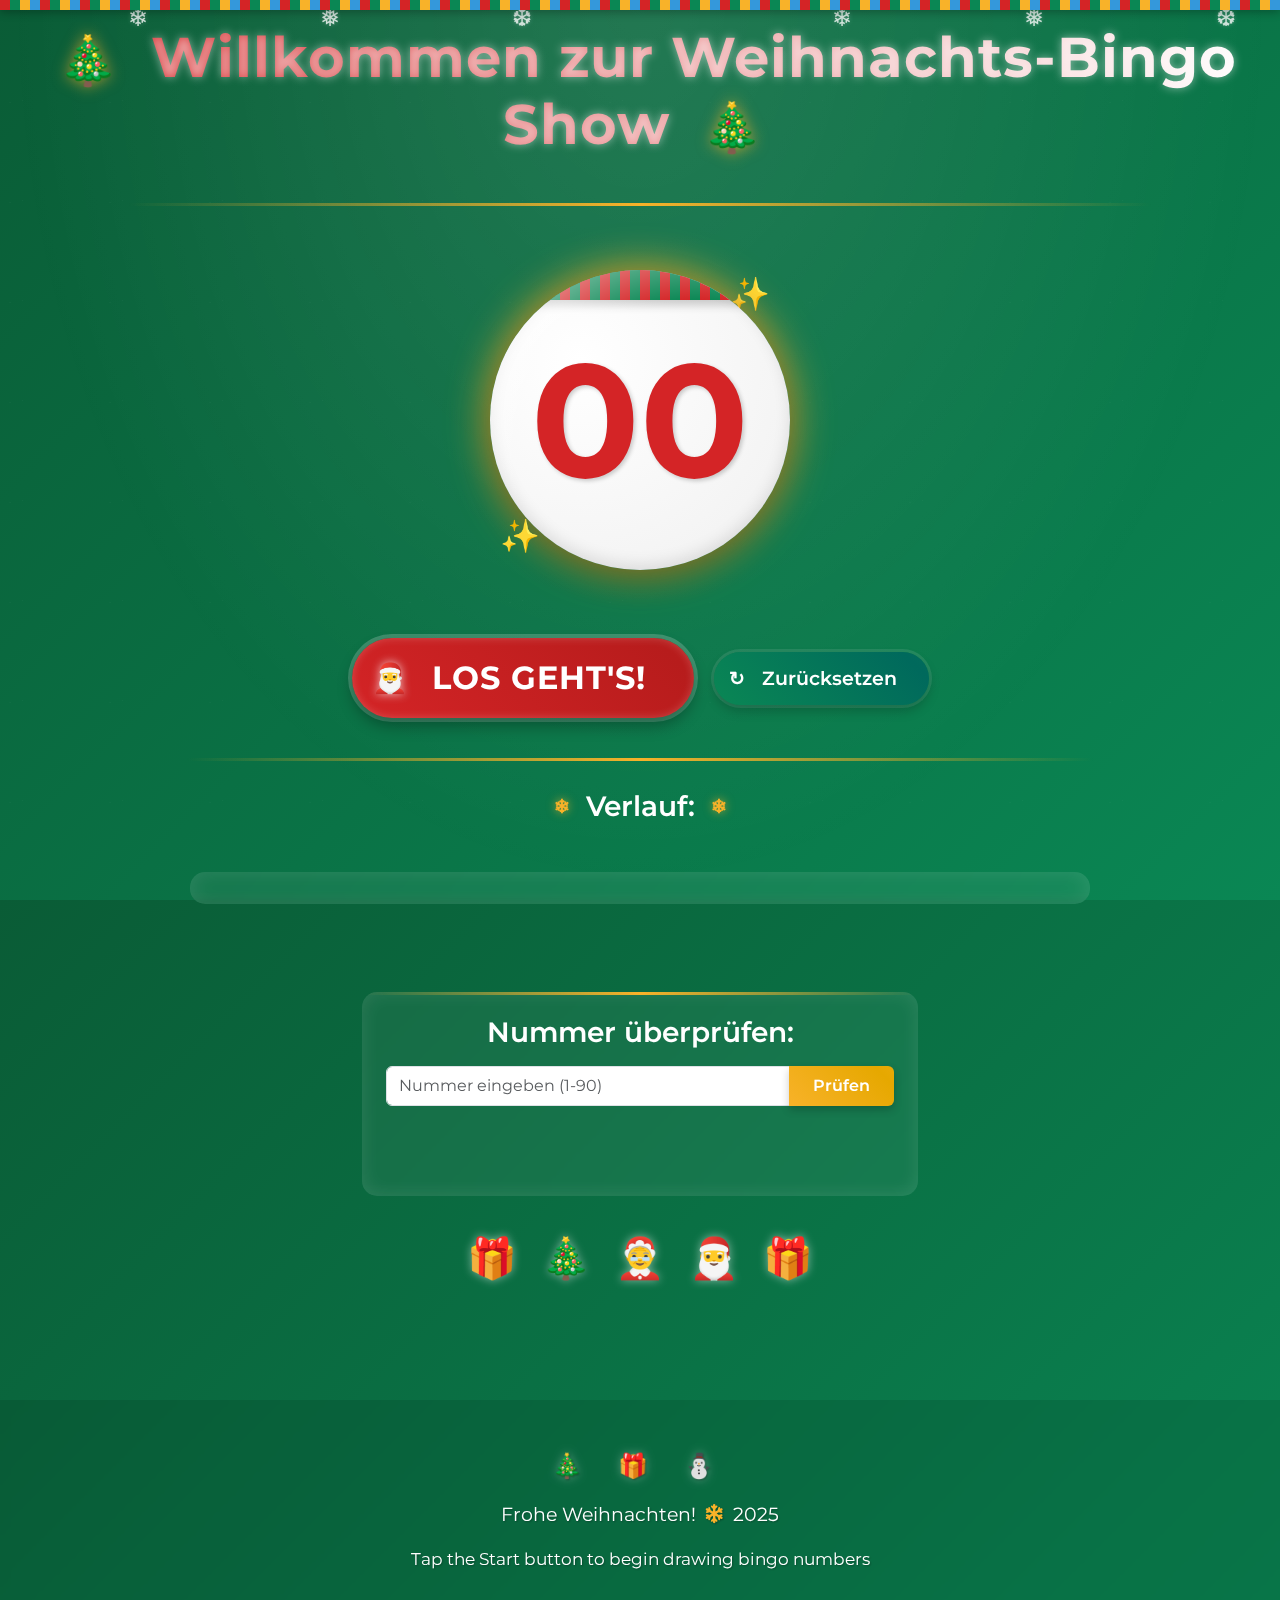
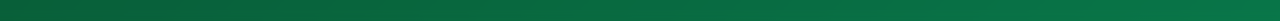
<file: index.html>
<!doctype html>
<html lang="de">
    <head>
        <meta charset="utf-8" />
        <meta name="viewport" content="width=device-width, initial-scale=1.0" />
        <title>Weihnachts-Bingo!</title>

        <!-- Bootstrap 5.3 CSS -->
        <link
            href="https://cdn.jsdelivr.net/npm/bootstrap@5.3.0/dist/css/bootstrap.min.css"
            rel="stylesheet"
        />
        <!-- Google Fonts -->
        <link rel="preconnect" href="https://fonts.googleapis.com">
        <link rel="preconnect" href="https://fonts.gstatic.com" crossorigin>
        <link href="https://fonts.googleapis.com/css2?family=Montserrat:wght@400;600;700;800&display=swap" rel="stylesheet">
        <!-- Font Awesome -->
        <link rel="stylesheet" href="https://cdnjs.cloudflare.com/ajax/libs/font-awesome/6.4.0/css/all.min.css">
        <!-- Custom CSS -->
        <link rel="stylesheet" href="asset/partybingo.css" />

        <!-- Favicon -->
        <link rel="icon" href="data:image/svg+xml,<svg xmlns=%22http://www.w3.org/2000/svg%22 viewBox=%220 0 100 100%22><text y=%22.9em%22 font-size=%2290%22>🎄</text></svg>">

        <!-- Modernes HTML5 und IE-Support -->
        <!--[if lt IE 9]>
            <script src="https://cdnjs.cloudflare.com/ajax/libs/html5shiv/3.7.3/html5shiv.min.js"></script>
            <script src="https://cdnjs.cloudflare.com/ajax/libs/respond.js/1.4.2/respond.min.js"></script>
        <![endif]-->
    </head>

    <body>
        <!-- Christmas Lights Decoration -->
        <div class="christmas-light"></div>

        <header class="text-center py-4">
            <h1 class="fw-bold">
                Willkommen zur Weihnachts-Bingo Show
            </h1>
        </header>

        <main class="container text-center">
            <!-- Falling Snow Animation -->
            <div class="snowflakes" aria-hidden="true">
                <div class="snowflake">❄</div>
                <div class="snowflake">❅</div>
                <div class="snowflake">❆</div>
                <div class="snowflake">❄</div>
                <div class="snowflake">❅</div>
                <div class="snowflake">❆</div>
            </div>

            <!-- Anzeige der aktuellen Bingo-Nummer -->
            <section class="my-4">
                <div class="number-container">
                    <div id="pingo-number" class="fw-bold">
                        00
                    </div>
                </div>
            </section>

            <!-- Steuerungs-Buttons -->
            <section id="buttons" class="my-4">
                <button
                    id="start-button"
                    class="btn mx-2"
                    aria-label="Starte das Spiel"
                >
                    Los geht's!
                </button>
                <button
                    id="reset-button"
                    class="btn mx-2"
                    aria-label="Setze das Spiel zurück"
                >
                    Zurücksetzen
                </button>
            </section>

            <!-- Verlauf der Zahlen -->
            <section class="my-4">
                <h3 class="fw-semibold mb-3">Verlauf:</h3>
                <div
                    id="histories"
                    class="row row-cols-3 row-cols-sm-4 row-cols-md-6 row-cols-lg-8 g-2 justify-content-center"
                ></div>
            </section>
            
            <!-- Number Verification Section -->
            <section class="my-4">
                <div class="row justify-content-center">
                    <div class="col-md-6">
                        <div class="number-check-container">
                            <h3 class="fw-semibold mb-3">Nummer überprüfen:</h3>
                            <form id="number-check-form" class="mt-3">
                                <div class="input-group">
                                    <input type="number" id="number-check-input" class="form-control" placeholder="Nummer eingeben (1-90)" min="1" max="90">
                                    <button type="submit" class="btn check-btn">Prüfen</button>
                                </div>
                            </form>
                            <div id="number-check-result" class="mt-3 text-center"></div>
                        </div>
                    </div>
                </div>
            </section>

            <!-- Festive Decoration -->
            <div class="festive-decoration">
                <span class="decoration-item">🎁</span>
                <span class="decoration-item">🎄</span>
                <span class="decoration-item">🤶</span>
                <span class="decoration-item">🎅</span>
                <span class="decoration-item">🎁</span>
            </div>
        </main>

        <!-- Audio -->
        <audio id="drum" preload="auto">
            <source src="asset/nc79078.mp3" type="audio/mp3" />
            Ihr Browser unterstützt das Audio-Element nicht.
        </audio>

        <audio id="tusch" preload="auto">
            <source src="asset/Bell.wav" type="audio/mp3" />
            Ihr Browser unterstützt das Audio-Element nicht.
        </audio>

        <!-- Footer -->
        <footer>
            <div class="christmas-icons">
                <span>🎄</span>
                <span>🎁</span>
                <span>⛄</span>
            </div>
            <p>Frohe Weihnachten! <i class="fa-solid fa-snowflake"></i> 2025</p>
            <p><small>Tap the Start button to begin drawing bingo numbers</small></p>
        </footer>

        <!-- Bootstrap 5 JS und jQuery (falls benötigt) -->
        <script src="https://code.jquery.com/jquery-3.6.0.min.js"></script>
        <script src="https://cdn.jsdelivr.net/npm/bootstrap@5.3.0/dist/js/bootstrap.bundle.min.js"></script>
        <script src="asset/partybingo.js"></script>
    </body>
</html>
</file>
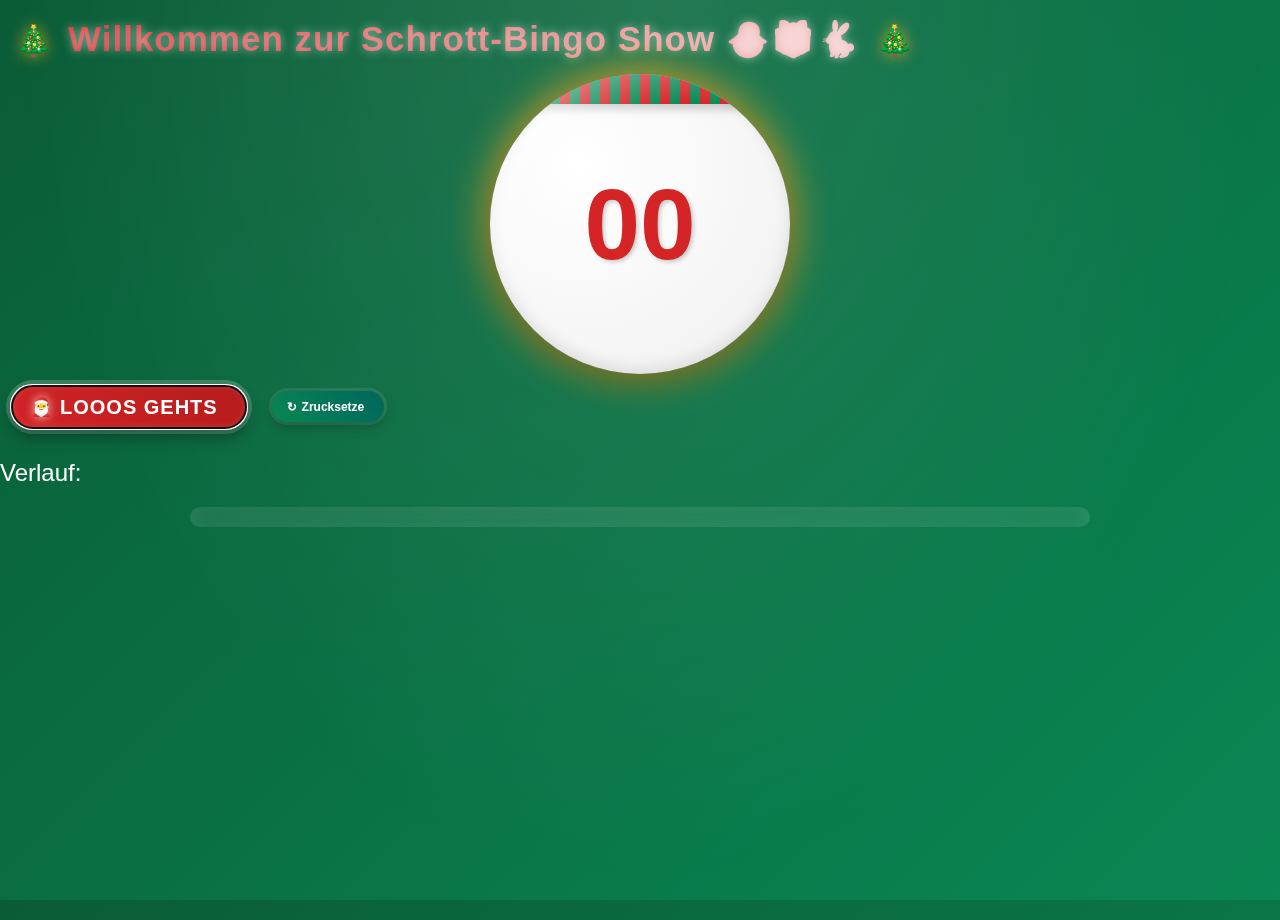
<file: index Kopie.html>
<!DOCTYPE html>
<html lang="en">

<head>
  <meta charset="utf-8">
  <meta http-equiv="X-UA-Compatible" content="IE=edge">
  <meta name="viewport" content="width=device-width, initial-scale=1">
  <!-- The above 3 meta tags *must* come first in the head; any other head content must come *after* these tags -->
  <title>Party Bingo!</title>

  <!-- Bootstrap -->
  <link href="asset/bootstrap-3.3.5-dist/css/bootstrap.min.css" rel="stylesheet">
  <link rel="stylesheet" href="asset/partybingo.css">

  <!-- HTML5 shim and Respond.js for IE8 support of HTML5 elements and media queries -->
  <!-- WARNING: Respond.js doesn't work if you view the page via file:// -->
  <!--[if lt IE 9]>
      <script src="https://oss.maxcdn.com/html5shiv/3.7.2/html5shiv.min.js"></script>
      <script src="https://oss.maxcdn.com/respond/1.4.2/respond.min.js"></script>
    <![endif]-->
</head>

<body>
  <p>
    <h1>Willkommen zur Schrott-Bingo Show 🐣🎁🐇</h1>
    <h2 id="pingo-number">00</h2>
    <div id="buttons">
      <button id="start-button" class="btn btn-lg btn-default">Looos gehts</button>
      <button id="reset-button" class="btn btn-lg btn-default">Zrucksetze</button>
      </div>
    <h3>Verlauf: </h3>
    <div id="histories" class="row histories"></div>

    <audio id="drum" preload="auto">
	<source src="asset/nc79078.mp3" type="audio/mp3">
    </audio>

    <audio id="tusch" preload="auto">
      <source src="asset/tusch.mp3" type="audio/mp3">
    </audio>

    
    <!-- jQuery (necessary for Bootstrap's JavaScript plugins) -->
    <script src="asset/jquery-1.11.3.min.js "></script>
    <!-- Include all compiled plugins (below), or include individual files as needed -->
    <script src="asset/bootstrap-3.3.5-dist/js/bootstrap.min.js "></script>
    <script src="asset/partybingo.js "></script>
  </body>
</html>
</file>
<file: asset/partybingo.css>
/*
 * Christmas Party Bingo - Modern Theme
 */

/* Variables */
:root {
  --christmas-red: #d42426;
  --christmas-green: #0a8754;
  --christmas-gold: #f8b229;
  --snow-white: #ffffff;
  --dark-green: #0a5c36;
  --light-red: #e57373;
}

/* Global Styles */
html {
  height: 100%;
}

body {
  font-family: 'Montserrat', sans-serif;
  background: linear-gradient(135deg, #0a5c36 0%, #0a8754 100%);
  min-height: 100vh;
  color: var(--snow-white);
  position: relative;
  overflow-x: hidden;
}

body::before {
  content: '';
  position: absolute;
  top: 0;
  left: 0;
  right: 0;
  bottom: 0;
  background-image: url('data:image/svg+xml;utf8,<svg xmlns="http://www.w3.org/2000/svg" width="100" height="100" viewBox="0 0 100 100"><path fill="%23ffffff" opacity="0.05" d="M96,0H4C1.8,0,0,1.8,0,4v92c0,2.2,1.8,4,4,4h92c2.2,0,4-1.8,4-4V4C100,1.8,98.2,0,96,0z M50,77.5c-15.2,0-27.5-12.3-27.5-27.5S34.8,22.5,50,22.5S77.5,34.8,77.5,50S65.2,77.5,50,77.5z"/><path fill="%23ffffff" opacity="0.05" d="M50,26.5c-12.9,0-23.5,10.6-23.5,23.5S37.1,73.5,50,73.5S73.5,62.9,73.5,50S62.9,26.5,50,26.5z M50,66.5c-9.1,0-16.5-7.4-16.5-16.5S40.9,33.5,50,33.5S66.5,40.9,66.5,50S59.1,66.5,50,66.5z"/></svg>');
  background-size: 100px 100px;
  opacity: 0.5;
  z-index: -2;
  pointer-events: none;
}

body::after {
  content: '';
  position: fixed;
  top: 0;
  left: 0;
  right: 0;
  height: 100vh;
  background: radial-gradient(ellipse at top, rgba(255,255,255,0.1) 0%, rgba(10,92,54,0) 70%);
  pointer-events: none;
  z-index: -1;
}

/* Snow Effect */
body::before {
  content: '';
  position: fixed;
  top: 0;
  left: 0;
  width: 100%;
  height: 100%;
  background-image: url('data:image/svg+xml;utf8,<svg xmlns="http://www.w3.org/2000/svg" viewBox="0 0 1024 1536" preserveAspectRatio="xMidYMax slice"><g fill="%23FFF" fill-opacity="0.3"><circle cx="512" cy="84" r="2"/><circle cx="23" cy="224" r="3"/><circle cx="148" cy="325" r="1.8"/><circle cx="777" cy="166" r="1.5"/><circle cx="599" cy="443" r="2.5"/><circle cx="352" cy="245" r="2"/><circle cx="154" cy="159" r="1"/><circle cx="103" cy="535" r="3"/><circle cx="639" cy="65" r="1.5"/><circle cx="887" cy="194" r="2.5"/><circle cx="959" cy="327" r="1.8"/><circle cx="288" cy="404" r="1.3"/><circle cx="403" cy="128" r="1.4"/><circle cx="901" cy="464" r="2"/><circle cx="530" cy="298" r="1"/><circle cx="873" cy="56" r="1.5"/><circle cx="230" cy="520" r="2"/><circle cx="48" cy="396" r="2.2"/><circle cx="727" cy="326" r="2.5"/><circle cx="420" cy="370" r="3"/><circle cx="684" cy="223" r="1.2"/><circle cx="270" cy="25" r="1.5"/><circle cx="953" cy="99" r="2"/></g></svg>');
  z-index: -1;
  opacity: 0.7;
  animation: snow 20s linear infinite;
}

@keyframes snow {
  0% { background-position: 0 0; }
  100% { background-position: 0 1000px; }
}

/* Links */
a,
a:focus,
a:hover {
  color: var(--snow-white);
  text-decoration: none;
  transition: all 0.3s ease;
}

a:hover {
  color: var(--christmas-gold);
}

/* Layout & Container Styles */
.container {
  max-width: 1200px;
  padding: 2rem;
}

/* Header Styles */
header {
  padding: 2rem 1rem;
  position: relative;
}

header::after {
  content: '';
  position: absolute;
  bottom: 0;
  left: 10%;
  right: 10%;
  height: 3px;
  background: linear-gradient(90deg, transparent, var(--christmas-gold), transparent);
}

/* Christmas Decorations */
.christmas-light {
  position: absolute;
  top: 0;
  left: 0;
  right: 0;
  height: 10px;
  background: repeating-linear-gradient(90deg, 
    var(--christmas-red) 0px, var(--christmas-red) 10px,
    var(--christmas-green) 10px, var(--christmas-green) 20px,
    var(--christmas-gold) 20px, var(--christmas-gold) 30px,
    #3498db 30px, #3498db 40px);
  box-shadow: 0 2px 10px rgba(0,0,0,0.3);
  z-index: 100;
}

/* Responsive Layout */
@media (max-width: 768px) {
  .container {
    padding: 1rem;
  }
  
  header {
    padding: 1.5rem 0.5rem;
  }
}

/* Christmas Title Animation */
@keyframes glow {
  0% { text-shadow: 0 0 5px rgba(255,255,255,0.5); }
  50% { text-shadow: 0 0 20px var(--christmas-gold), 0 0 30px var(--christmas-red); }
  100% { text-shadow: 0 0 5px rgba(255,255,255,0.5); }
}

/*
 * Christmas Party Bingo
 */

/* Main Title */
h1 {
  font-size: 3.5rem;
  font-weight: 800;
  margin-bottom: 1.5rem;
  color: var(--snow-white);
  text-shadow: 0 0 10px rgba(255,255,255,0.5);
  animation: glow 3s ease-in-out infinite;
  position: relative;
  background: linear-gradient(90deg, var(--christmas-red), var(--snow-white), var(--christmas-green));
  background-size: 200% auto;
  background-clip: text;
  -webkit-background-clip: text;
  -webkit-text-fill-color: transparent;
  animation: textShine 5s linear infinite;
  letter-spacing: 1px;
}

@keyframes textShine {
  0% { background-position: 0% center; }
  100% { background-position: 200% center; }
}

h1::before, h1::after {
  content: '🎄';
  position: relative;
  margin: 0 15px;
  font-size: 3rem;
  animation: bounce 2s ease-in-out infinite alternate;
  -webkit-text-fill-color: initial;
  text-shadow: 0 0 15px rgba(248,178,41,0.7);
}

@keyframes bounce {
  0% { transform: translateY(0) rotate(0deg); }
  100% { transform: translateY(-10px) rotate(5deg); }
}

/* Bingo Number Display */
.number-container {
  position: relative;
  width: 320px;
  height: 320px;
  margin: 2rem auto;
  perspective: 1000px;
}

#pingo-number {
  font-size: 10rem;
  width: 300px;
  height: 300px;
  border-radius: 50%;
  background: radial-gradient(circle at 30% 30%, #ffffff, #f0f0f0);
  color: var(--christmas-red);
  font-weight: 900;
  text-shadow: 2px 2px 4px rgba(0,0,0,0.2);
  box-shadow: 
    0 10px 30px rgba(0,0,0,0.3), 
    inset 0 -5px 15px rgba(0,0,0,0.1),
    0 0 40px var(--christmas-gold);
  margin: 0 auto;
  display: flex;
  justify-content: center;
  align-items: center;
  transition: all 0.5s cubic-bezier(0.175, 0.885, 0.32, 1.275);
  position: relative;
  overflow: hidden;
  transform-style: preserve-3d;
  animation: floatBall 6s ease-in-out infinite;
}

@keyframes floatBall {
  0%, 100% { transform: translateY(0) rotateY(0deg); }
  25% { transform: translateY(-10px) rotateY(5deg); }
  50% { transform: translateY(0) rotateY(0deg); }
  75% { transform: translateY(10px) rotateY(-5deg); }
}

#pingo-number::before {
  content: '';
  position: absolute;
  top: -10px;
  left: 50%;
  transform: translateX(-50%);
  width: 80%;
  height: 40px;
  background: repeating-linear-gradient(90deg, 
    var(--christmas-red) 0px, var(--christmas-red) 10px,
    var(--christmas-green) 10px, var(--christmas-green) 20px);
  border-radius: 5px;
  box-shadow: 0 5px 10px rgba(0,0,0,0.2);
}

#pingo-number::after {
  content: '';
  position: absolute;
  top: 0;
  left: 0;
  right: 0;
  bottom: 0;
  background: radial-gradient(circle at 70% 70%, transparent 60%, rgba(255,255,255,0.8) 100%);
  border-radius: 50%;
  pointer-events: none;
}

#pingo-number:hover {
  transform: scale(1.05) rotate(5deg);
  box-shadow: 
    0 15px 40px rgba(0,0,0,0.4), 
    inset 0 -8px 25px rgba(0,0,0,0.2),
    0 0 60px var(--christmas-gold);
  animation-play-state: paused;
}

/* Add sparkles around the bingo ball */
.number-container::before,
.number-container::after {
  content: '✨';
  position: absolute;
  font-size: 2rem;
  animation: sparkle 2s ease-in-out infinite alternate;
}

.number-container::before {
  top: 0;
  right: 30px;
  animation-delay: 0.5s;
}

.number-container::after {
  bottom: 30px;
  left: 20px;
  animation-delay: 1s;
}

@keyframes sparkle {
  0% { opacity: 0.3; transform: scale(0.8); }
  100% { opacity: 1; transform: scale(1.2); }
}

/* Game Buttons */
#buttons {
  position: relative;
  z-index: 10;
}

#buttons::before {
  content: '';
  position: absolute;
  width: 100%;
  height: 20px;
  background-image: url('data:image/svg+xml;utf8,<svg xmlns="http://www.w3.org/2000/svg" viewBox="0 0 1440 320"><path fill="%23d42426" opacity="0.3" d="M0,192L48,197.3C96,203,192,213,288,229.3C384,245,480,267,576,261.3C672,256,768,224,864,229.3C960,235,1056,277,1152,277.3C1248,277,1344,235,1392,213.3L1440,192L1440,320L1392,320C1344,320,1248,320,1152,320C1056,320,960,320,864,320C768,320,672,320,576,320C480,320,384,320,288,320C192,320,96,320,48,320L0,320Z"></path></svg>');
  background-size: cover;
  top: -20px;
  left: 0;
  z-index: -1;
}

#start-button {
  font-size: 2rem;
  padding: 1rem 3rem 1rem 5rem;
  background: linear-gradient(45deg, var(--christmas-red), #b71c1c, var(--christmas-red));
  background-size: 200% auto;
  border: none;
  color: var(--snow-white);
  border-radius: 50px;
  box-shadow: 
    0 8px 15px rgba(0,0,0,0.3), 
    0 0 0 4px rgba(255,255,255,0.2),
    inset 0 0 10px rgba(255,255,255,0.2);
  transition: all 0.3s ease;
  position: relative;
  overflow: hidden;
  margin: 1rem;
  font-weight: 700;
  letter-spacing: 1px;
  text-transform: uppercase;
  animation: buttonPulse 3s infinite alternate;
}

@keyframes buttonPulse {
  0% { box-shadow: 0 8px 15px rgba(0,0,0,0.3), 0 0 0 4px rgba(255,255,255,0.2), inset 0 0 10px rgba(255,255,255,0.2); }
  100% { box-shadow: 0 8px 25px rgba(212,36,38,0.5), 0 0 0 4px rgba(255,255,255,0.3), inset 0 0 20px rgba(255,255,255,0.3); }
}

#start-button::before {
  content: '🎅';
  position: absolute;
  left: 20px;
  top: 50%;
  transform: translateY(-50%);
  font-size: 1.8rem;
  filter: drop-shadow(0 0 5px rgba(255,255,255,0.7));
}

#start-button::after {
  content: '';
  position: absolute;
  top: -50%;
  left: -50%;
  width: 200%;
  height: 200%;
  background: radial-gradient(circle, rgba(255,255,255,0.3) 0%, transparent 70%);
  opacity: 0;
  transition: opacity 0.3s;
}

#start-button:hover {
  background-position: right center;
  transform: translateY(-5px) scale(1.05);
  box-shadow: 0 12px 20px rgba(0,0,0,0.4), 0 0 0 6px rgba(255,255,255,0.3);
}

#start-button:hover::after {
  opacity: 1;
}

#reset-button {
  font-size: 1.2rem;
  padding: 0.75rem 2rem 0.75rem 3rem;
  background: linear-gradient(45deg, var(--christmas-green), #00695c, var(--christmas-green));
  background-size: 200% auto;
  border: none;
  color: var(--snow-white);
  border-radius: 50px;
  box-shadow: 0 6px 12px rgba(0,0,0,0.2), 0 0 0 3px rgba(255,255,255,0.1);
  transition: all 0.3s ease;
  margin: 1rem;
  font-weight: 600;
  position: relative;
}

#reset-button::before {
  content: '↻';
  position: absolute;
  left: 15px;
  top: 50%;
  transform: translateY(-50%);
  font-size: 1.2rem;
}

#reset-button:hover {
  background-position: right center;
  transform: translateY(-3px) scale(1.05);
  box-shadow: 0 8px 15px rgba(0,0,0,0.3), 0 0 0 4px rgba(255,255,255,0.2);
}

/* History Section */
section:has(#histories) {
  position: relative;
  padding: 2rem 0;
}

section:has(#histories)::before {
  content: '';
  position: absolute;
  top: 0;
  left: 10%;
  right: 10%;
  height: 3px;
  background: linear-gradient(90deg, transparent, var(--christmas-gold), transparent);
}

section:has(#histories) h3 {
  position: relative;
  display: inline-block;
  padding: 0 2rem;
}

section:has(#histories) h3::before,
section:has(#histories) h3::after {
  content: '❄';
  position: absolute;
  top: 50%;
  transform: translateY(-50%);
  font-size: 1.2rem;
  color: var(--christmas-gold);
  text-shadow: 0 0 10px rgba(248,178,41,0.7);
}

section:has(#histories) h3::before {
  left: 0;
}

section:has(#histories) h3::after {
  right: 0;
}

/* History Numbers */
#histories {
  max-width: 900px;
  margin: 2rem auto;
  position: relative;
  padding: 1rem;
  background: rgba(255,255,255,0.05);
  border-radius: 15px;
  backdrop-filter: blur(5px);
  box-shadow: inset 0 0 20px rgba(255,255,255,0.1);
}

.history-number {
  font-size: 1.8rem;
  width: 60px;
  height: 60px;
  line-height: 60px;
  border-radius: 50%;
  background: radial-gradient(circle at 30% 30%, var(--christmas-gold), #e6a800);
  color: #fff;
  text-shadow: 1px 1px 2px rgba(0,0,0,0.5);
  box-shadow: 
    0 4px 8px rgba(0,0,0,0.3), 
    0 0 15px rgba(248,178,41,0.5),
    inset 0 0 10px rgba(255,255,255,0.3);
  display: flex;
  justify-content: center;
  align-items: center;
  transition: all 0.4s cubic-bezier(0.175, 0.885, 0.32, 1.275);
  margin: 0.5rem;
  font-weight: 700;
  position: relative;
  overflow: hidden;
  animation: appearWithDelay 0.5s backwards;
}

@keyframes appearWithDelay {
  from { opacity: 0; transform: scale(0.5) translateY(20px); }
  to { opacity: 1; transform: scale(1) translateY(0); }
}

.history-number:nth-child(3n) {
  background: radial-gradient(circle at 30% 30%, var(--christmas-red), #b71c1c);
  box-shadow: 
    0 4px 8px rgba(0,0,0,0.3), 
    0 0 15px rgba(212,36,38,0.5),
    inset 0 0 10px rgba(255,255,255,0.3);
  animation-delay: 0.1s;
}

.history-number:nth-child(3n+1) {
  background: radial-gradient(circle at 30% 30%, var(--christmas-green), #00695c);
  box-shadow: 
    0 4px 8px rgba(0,0,0,0.3), 
    0 0 15px rgba(10,135,84,0.5),
    inset 0 0 10px rgba(255,255,255,0.3);
  animation-delay: 0.2s;
}

.history-number::after {
  content: '';
  position: absolute;
  top: 0;
  left: 0;
  right: 0;
  bottom: 0;
  background: radial-gradient(circle at 70% 70%, transparent 60%, rgba(255,255,255,0.4) 100%);
  border-radius: 50%;
  pointer-events: none;
}

.history-number:hover {
  transform: scale(1.15) rotate(10deg);
  box-shadow: 
    0 8px 16px rgba(0,0,0,0.4), 
    0 0 20px rgba(255,255,255,0.6),
    inset 0 0 15px rgba(255,255,255,0.5);
  z-index: 10;
}

/* Highlighted Number */
.history-number.highlighted {
  transform: scale(1.2);
  animation: highlightPulse 2s infinite;
  box-shadow: 
    0 0 0 4px rgba(255,255,255,0.7),
    0 8px 20px rgba(0,0,0,0.5), 
    0 0 30px var(--christmas-gold),
    inset 0 0 15px rgba(255,255,255,0.7);
  z-index: 20;
  position: relative;
}

@keyframes highlightPulse {
  0% { box-shadow: 0 0 0 4px rgba(255,255,255,0.7), 0 8px 20px rgba(0,0,0,0.5), 0 0 30px var(--christmas-gold), inset 0 0 15px rgba(255,255,255,0.7); }
  50% { box-shadow: 0 0 0 6px rgba(255,255,255,0.9), 0 8px 25px rgba(0,0,0,0.6), 0 0 40px var(--christmas-gold), inset 0 0 20px rgba(255,255,255,0.9); }
  100% { box-shadow: 0 0 0 4px rgba(255,255,255,0.7), 0 8px 20px rgba(0,0,0,0.5), 0 0 30px var(--christmas-gold), inset 0 0 15px rgba(255,255,255,0.7); }
}

.history-number.highlighted::before {
  content: '';
  position: absolute;
  top: -10px;
  left: -10px;
  right: -10px;
  bottom: -10px;
  border-radius: 50%;
  background: radial-gradient(circle, rgba(248,178,41,0.3) 0%, transparent 70%);
  z-index: -1;
  animation: rotateSlow 4s linear infinite;
}

@keyframes rotateSlow {
  from { transform: rotate(0deg); }
  to { transform: rotate(360deg); }
}

/* Snowflake Animation */
.snowflakes {
  position: fixed;
  top: 0;
  left: 0;
  right: 0;
  bottom: 0;
  z-index: -1;
  pointer-events: none;
  overflow: hidden;
}

.snowflake {
  position: absolute;
  color: white;
  font-size: 1.5rem;
  text-shadow: 0 0 5px rgba(255,255,255,0.3);
  opacity: 0.8;
  animation: snowfall linear infinite;
}

.snowflake:nth-child(1) {
  left: 10%;
  animation-duration: 15s;
  animation-delay: 0s;
}

.snowflake:nth-child(2) {
  left: 25%;
  animation-duration: 12s;
  animation-delay: 1s;
}

.snowflake:nth-child(3) {
  left: 40%;
  animation-duration: 18s;
  animation-delay: 3s;
}

.snowflake:nth-child(4) {
  left: 65%;
  animation-duration: 14s;
  animation-delay: 2s;
}

.snowflake:nth-child(5) {
  left: 80%;
  animation-duration: 16s;
  animation-delay: 0.5s;
}

.snowflake:nth-child(6) {
  left: 95%;
  animation-duration: 13s;
  animation-delay: 4s;
}

@keyframes snowfall {
  0% {
    transform: translateY(-100px) rotate(0deg);
  }
  100% {
    transform: translateY(calc(100vh + 100px)) rotate(360deg);
  }
}

/* Festive Decoration */
.festive-decoration {
  display: flex;
  justify-content: center;
  margin: 2rem 0;
  gap: 1.5rem;
}

.decoration-item {
  font-size: 2.5rem;
  animation: bounce 2s ease-in-out infinite alternate;
  animation-delay: calc(var(--i) * 0.2s);
  text-shadow: 0 0 10px rgba(255,255,255,0.5);
}

.decoration-item:nth-child(1) { --i: 0; }
.decoration-item:nth-child(2) { --i: 1; }
.decoration-item:nth-child(3) { --i: 2; }
.decoration-item:nth-child(4) { --i: 3; }
.decoration-item:nth-child(5) { --i: 4; }

/* Footer Styles */
footer {
  margin-top: 3rem;
  padding: 2rem 0;
  text-align: center;
  font-size: 1.2rem;
  color: var(--snow-white);
  text-shadow: 1px 1px 2px rgba(0,0,0,0.3);
  position: relative;
  background: rgba(0,0,0,0.1);
  backdrop-filter: blur(5px);
}

footer::before {
  content: '';
  position: absolute;
  top: 0;
  left: 0;
  right: 0;
  height: 10px;
  background-image: url('data:image/svg+xml;utf8,<svg xmlns="http://www.w3.org/2000/svg" viewBox="0 0 1440 320"><path fill="%23ffffff" opacity="0.2" d="M0,128L48,144C96,160,192,192,288,197.3C384,203,480,181,576,181.3C672,181,768,203,864,218.7C960,235,1056,245,1152,234.7C1248,224,1344,192,1392,176L1440,160L1440,320L1392,320C1344,320,1248,320,1152,320C1056,320,960,320,864,320C768,320,672,320,576,320C480,320,384,320,288,320C192,320,96,320,48,320L0,320Z"></path></svg>');
  background-size: cover;
  transform: rotate(180deg);
}

footer .christmas-icons {
  margin: 1rem 0;
  font-size: 1.5rem;
  letter-spacing: 15px;
}

footer .christmas-icons span {
  display: inline-block;
  animation: footerIconFloat 3s ease-in-out infinite alternate;
  filter: drop-shadow(0 0 5px rgba(255,255,255,0.3));
}

footer .christmas-icons span:nth-child(2) {
  animation-delay: 0.5s;
}

footer .christmas-icons span:nth-child(3) {
  animation-delay: 1s;
}

@keyframes footerIconFloat {
  0% { transform: translateY(0); }
  100% { transform: translateY(-10px); }
}

footer i {
  margin: 0 5px;
  color: var(--christmas-gold);
  animation: footerIconPulse 2s ease-in-out infinite;
}

@keyframes footerIconPulse {
  0% { text-shadow: 0 0 5px rgba(248,178,41,0.5); }
  50% { text-shadow: 0 0 15px rgba(248,178,41,0.8); }
  100% { text-shadow: 0 0 5px rgba(248,178,41,0.5); }
}

/* Number Check Form */
.number-check-container {
  background: rgba(255,255,255,0.05);
  border-radius: 15px;
  padding: 1.5rem;
  backdrop-filter: blur(5px);
  box-shadow: inset 0 0 20px rgba(255,255,255,0.1);
  position: relative;
  overflow: hidden;
}

.number-check-container::before {
  content: '';
  position: absolute;
  top: 0;
  left: 0;
  right: 0;
  height: 3px;
  background: linear-gradient(90deg, transparent, var(--christmas-gold), transparent);
}

.check-btn {
  background: linear-gradient(45deg, var(--christmas-gold), #e6a800, var(--christmas-gold));
  background-size: 200% auto;
  color: white;
  border: none;
  padding: 0.5rem 1.5rem;
  font-weight: 600;
  box-shadow: 0 4px 8px rgba(0,0,0,0.2);
  transition: all 0.3s ease;
}

.check-btn:hover {
  background-position: right center;
  transform: translateY(-2px);
  box-shadow: 0 6px 12px rgba(0,0,0,0.3);
}

#number-check-result {
  font-size: 1.1rem;
  font-weight: 500;
  min-height: 50px;
  display: flex;
  align-items: center;
  justify-content: center;
}

#number-check-result i {
  margin-right: 8px;
  font-size: 1.3rem;
}

#number-check-result.text-success i {
  animation: successPulse 2s infinite;
}

@keyframes successPulse {
  0% { transform: scale(1); }
  50% { transform: scale(1.2); }
  100% { transform: scale(1); }
}

/* Responsive Styles */
@media (max-width: 768px) {
  h1 {
    font-size: 2.5rem;
  }
  
  h1::before, h1::after {
    font-size: 2rem;
    margin: 0 10px;
  }
  
  #pingo-number {
    font-size: 8rem;
    width: 250px;
    height: 250px;
  }
  
  #start-button {
    font-size: 1.5rem;
    padding: 0.75rem 2rem;
  }
  
  .decoration-item {
    font-size: 2rem;
  }
}
</file>
